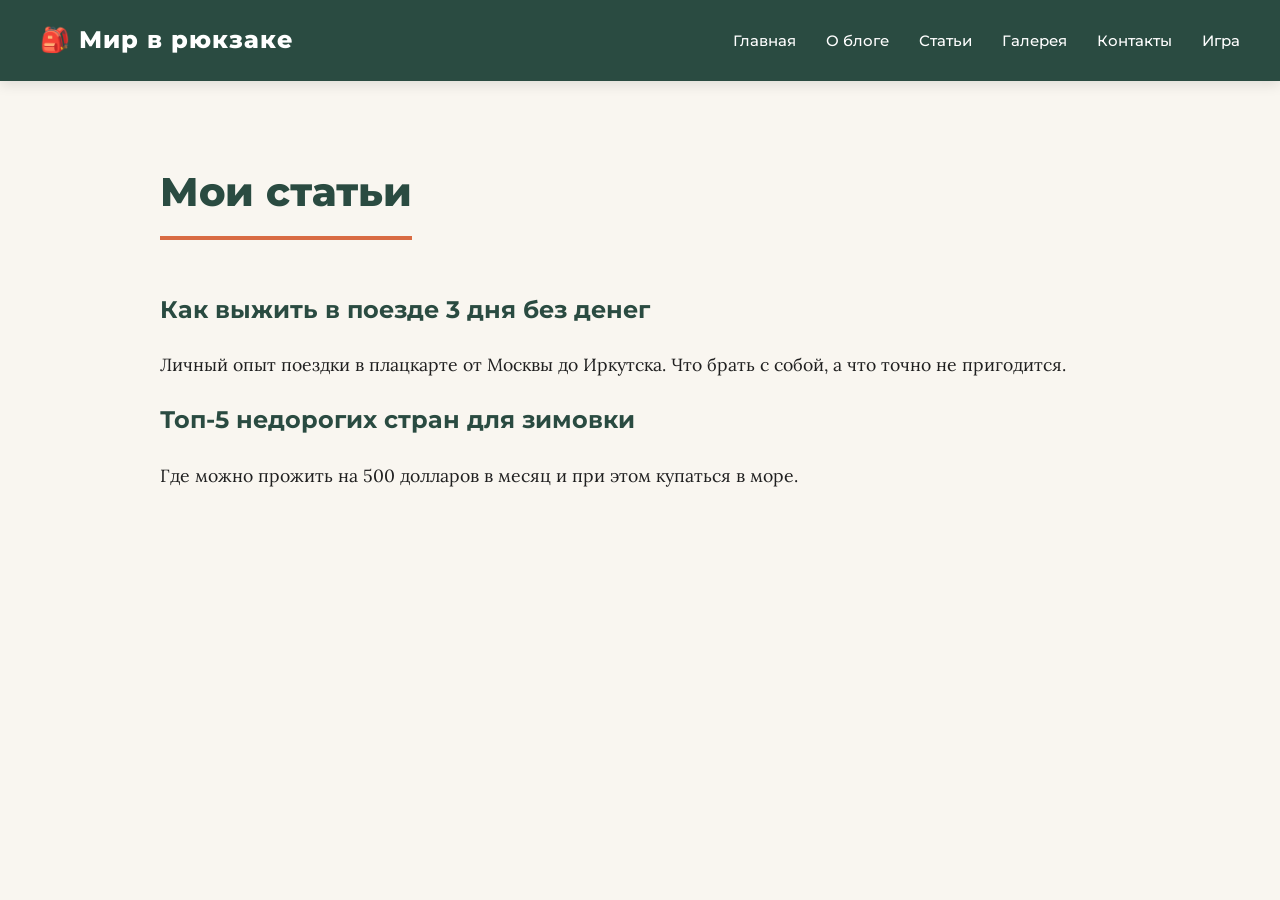
<file: html/articles.html>
<!DOCTYPE html>
<html lang="ru">
<head>
    <meta charset="UTF-8">
    <title>Мир в рюкзаке | Статьи</title>
    <link rel="stylesheet" href="../css/style.css">
</head>
<body>
    <!-- шапка с меню -->
    <header>
        <div class="logo">🎒 Мир в рюкзаке</div>
        <nav>
            <ul>
                <li><a href="index.html">Главная</a></li>
                <li><a href="about.html">О блоге</a></li>
                <li><a href="articles.html">Статьи</a></li>
                <li><a href="gallery.html">Галерея</a></li>
                <li><a href="contacts.html">Контакты</a></li>
                <li><a href="game.html">Игра</a></li>
            </ul>
        </nav>
    </header>

    <main>
        <h1>Мои статьи</h1>
        
        <article>
            <h2>Как выжить в поезде 3 дня без денег</h2>
            <p>Личный опыт поездки в плацкарте от Москвы до Иркутска. Что брать с собой, а что точно не пригодится.</p>
        </article>

        <article>
            <h2>Топ-5 недорогих стран для зимовки</h2>
            <p>Где можно прожить на 500 долларов в месяц и при этом купаться в море.</p>
        </article>
    </main>
</body>
</html>
</file>
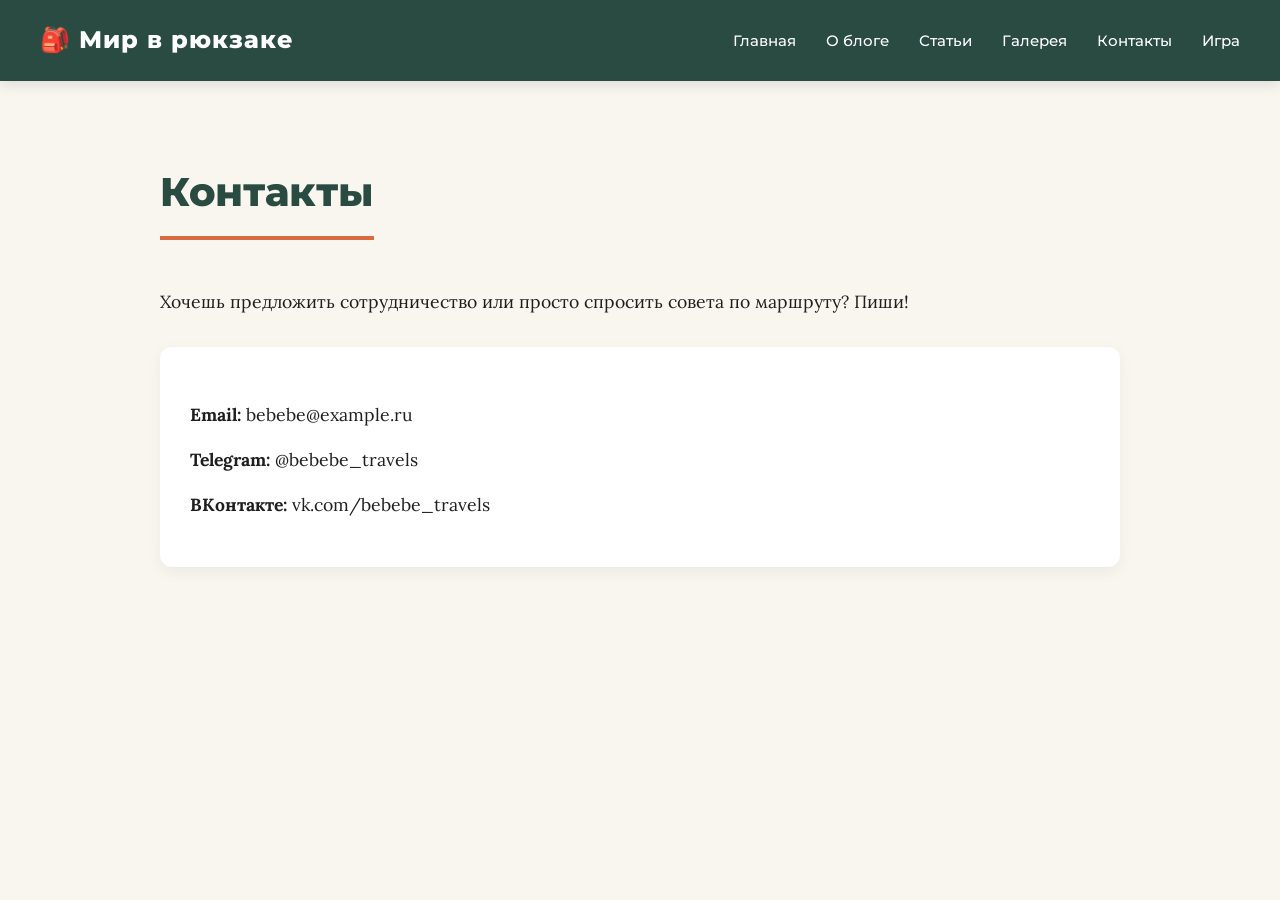
<file: html/contacts.html>
<!DOCTYPE html>
<html lang="ru">
<head>
    <meta charset="UTF-8">
    <meta name="viewport" content="width=device-width, initial-scale=1.0">
    <title>Мир в рюкзаке | Контакты</title>
    <link rel="stylesheet" href="../css/style.css">
</head>
<body>
    <header>
        <div class="logo">🎒 Мир в рюкзаке</div>
        <nav>
            <ul>
                <li><a href="index.html">Главная</a></li>
                <li><a href="about.html">О блоге</a></li>
                <li><a href="articles.html">Статьи</a></li>
                <li><a href="gallery.html">Галерея</a></li>
                <li><a href="contacts.html">Контакты</a></li>
                <li><a href="game.html">Игра</a></li>
            </ul>
        </nav>
    </header>

    <main>
        <h1>Контакты</h1>
        <p>Хочешь предложить сотрудничество или просто спросить совета по маршруту? Пиши!</p>
        
        <div class="card" style="margin-top: 30px;">
            <ul style="list-style-type: none; padding: 0; font-size: 1.1rem;">
                <li style="margin-bottom: 15px;"><strong>Email:</strong> bebebe@example.ru</li>
                <li style="margin-bottom: 15px;"><strong>Telegram:</strong> @bebebe_travels</li>
                <li><strong>ВКонтакте:</strong> vk.com/bebebe_travels</li>
            </ul>
        </div>
    </main>
</body>
</html>
</file>
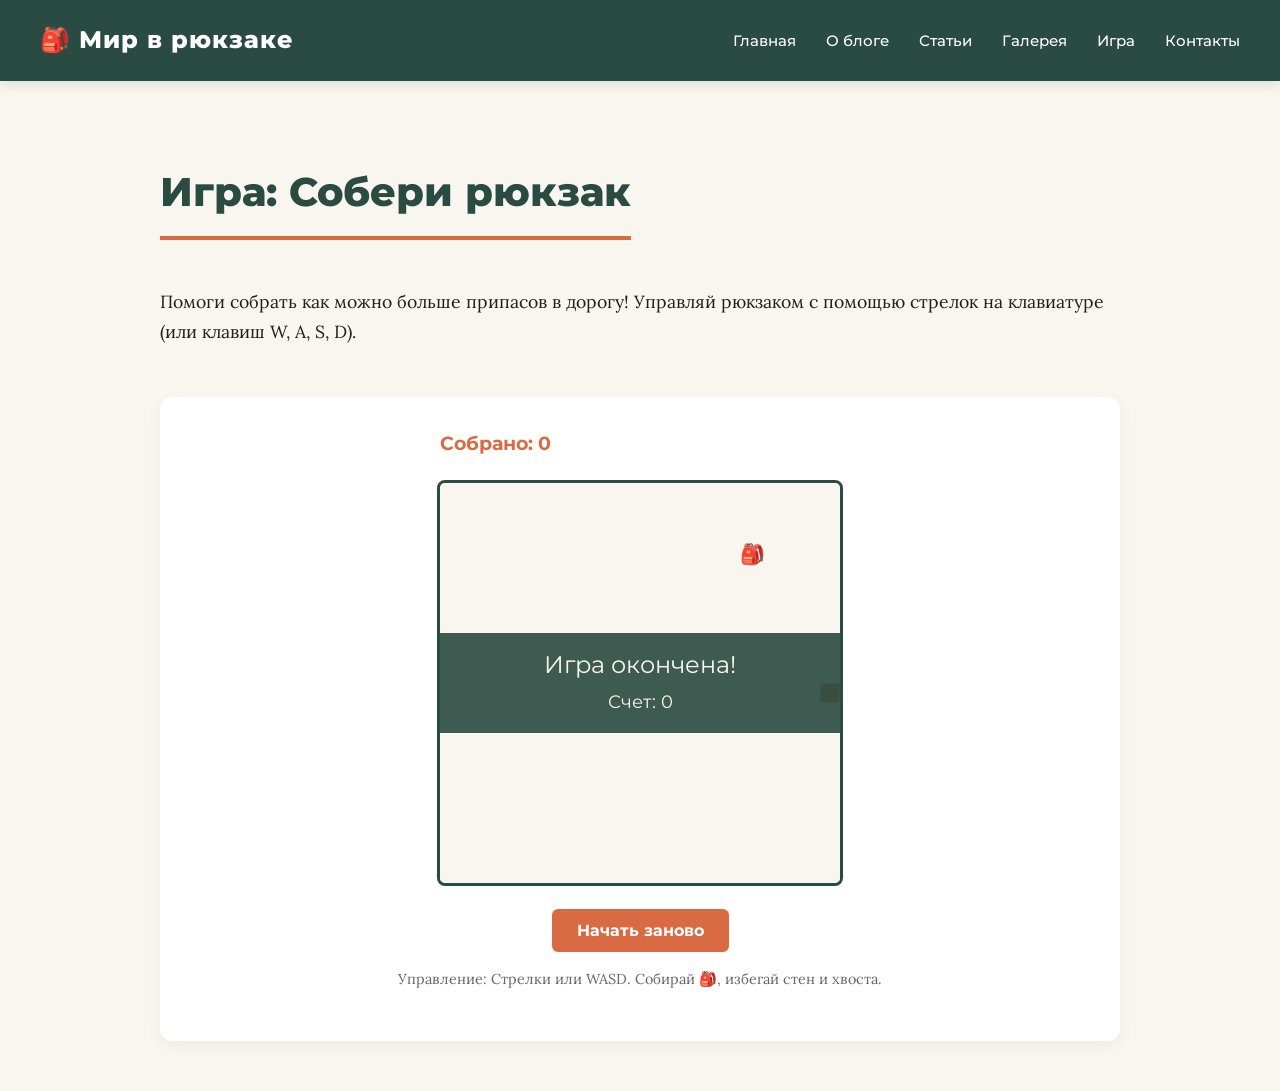
<file: html/game.html>
<!DOCTYPE html>
<html lang="ru">
<head>
    <meta charset="UTF-8">
    <meta name="viewport" content="width=device-width, initial-scale=1.0">
    <!-- Фавиконка, чтобы убрать ошибку 404 в консоли браузера -->
    <link rel="icon" href="data:image/svg+xml,<svg xmlns=%22http://www.w3.org/2000/svg%22 viewBox=%220 0 100 100%22><text y=%22.9em%22 font-size=%2290%22>🎒</text></svg>">
    <title>Мир в рюкзаке | Игра</title>
    <link rel="stylesheet" href="../css/style.css">
</head>
<body>
    <header>
        <div class="logo">🎒 Мир в рюкзаке</div>
        <nav>
            <ul>
                <li><a href="index.html">Главная</a></li>
                <li><a href="about.html">О блоге</a></li>
                <li><a href="articles.html">Статьи</a></li>
                <li><a href="gallery.html">Галерея</a></li>
                <li><a href="game.html">Игра</a></li> <!-- Новая ссылка -->
                <li><a href="contacts.html">Контакты</a></li>
            </ul>
        </nav>
    </header>

    <main>
        <h1>Игра: Собери рюкзак</h1>
        <p>Помоги собрать как можно больше припасов в дорогу! Управляй рюкзаком с помощью стрелок на клавиатуре (или клавиш W, A, S, D).</p>
        
        <!-- Игровой блок -->
        <div class="game-section">
            <div class="game-header">
                <div class="game-score">Собрано: <span id="score">0</span></div>
            </div>
            <canvas id="gameCanvas" width="400" height="400"></canvas>
            <br>
            <button class="game-btn" id="restartBtn">Начать заново</button>
            <p class="game-instructions">Управление: Стрелки или WASD. Собирай 🎒, избегай стен и хвоста.</p>
        </div>
    </main>

    <!-- Подключение скрипта игры -->
    <script src="../js/game.js"></script>
</body>
</html>
</file>
<file: css/style.css>
/* Подключение уникальных шрифтов */
@import url('https://fonts.googleapis.com/css2?family=Lora:ital,wght@0,400;0,600;1,400&family=Montserrat:wght@500;700;800&display=swap');

/* Цветовая палитра */
:root {
    --bg-color: #F9F6F0;
    --header-bg: #2A4B41;
    --accent: #D96B43;
    --text-dark: #1F1F1F;
    --text-light: #666666;
    --white: #FFFFFF;
}

* { box-sizing: border-box; }

body {
    font-family: 'Lora', serif;
    line-height: 1.7;
    margin: 0;
    padding: 0;
    background-color: var(--bg-color);
    color: var(--text-dark);
}

h1, h2, h3, .logo, nav a, button {
    font-family: 'Montserrat', sans-serif;
    color: var(--header-bg);
}

header {
    background-color: var(--header-bg);
    padding: 20px 40px;
    display: flex;
    justify-content: space-between;
    align-items: center;
    position: sticky;
    top: 0;
    z-index: 100;
    box-shadow: 0 4px 12px rgba(0,0,0,0.1);
}

.logo { font-size: 24px; font-weight: 800; color: var(--white); letter-spacing: 1px; }

nav ul { list-style: none; margin: 0; padding: 0; display: flex; gap: 30px; }

nav a {
    color: var(--white); text-decoration: none; font-weight: 500; font-size: 15px;
    transition: color 0.3s ease, transform 0.3s ease; display: inline-block;
}

nav a:hover { color: var(--accent); transform: translateY(-2px); }

main { max-width: 1000px; margin: 50px auto; padding: 0 20px; }

h1 {
    font-size: 2.5rem; font-weight: 800; border-bottom: 4px solid var(--accent);
    padding-bottom: 10px; margin-bottom: 30px; display: inline-block;
}

p { font-size: 1.1rem; color: var(--text-dark); margin-bottom: 20px; }

img {
    max-width: 100%; height: auto; border-radius: 12px;
    box-shadow: 0 8px 20px rgba(0,0,0,0.08); transition: transform 0.4s ease, box-shadow 0.4s ease;
}

img:hover { transform: scale(1.02); box-shadow: 0 12px 25px rgba(0,0,0,0.15); }

/* --- СЛАЙДЕР --- */
.slider-container {
    position: relative; max-width: 100%; margin: 40px 0;
    border-radius: 12px; overflow: hidden; box-shadow: 0 10px 30px rgba(0,0,0,0.15);
}

.slider-wrapper { display: flex; transition: transform 0.5s ease-in-out; }
.slider-wrapper img { width: 100%; flex-shrink: 0; object-fit: cover; border-radius: 0; box-shadow: none; }
.slider-wrapper img:hover { transform: none; box-shadow: none; }

.slider-btn {
    position: absolute; top: 50%; transform: translateY(-50%);
    background: rgba(42, 75, 65, 0.8); color: white; border: none;
    padding: 12px 18px; cursor: pointer; font-size: 18px; border-radius: 50%; transition: background 0.3s ease;
}
.slider-btn:hover { background: var(--accent); }
.prev-btn { left: 15px; }
.next-btn { right: 15px; }

/* --- КАРТОЧКИ --- */
.articles-grid { display: grid; grid-template-columns: repeat(auto-fit, minmax(300px, 1fr)); gap: 30px; margin-top: 30px; }

.card {
    background: var(--white); border-radius: 12px; padding: 30px;
    box-shadow: 0 5px 15px rgba(0,0,0,0.05); transition: transform 0.3s ease, box-shadow 0.3s ease;
    border-top: 5px solid transparent;
}

.card:hover {
    transform: translateY(-8px); box-shadow: 0 15px 30px rgba(42, 75, 65, 0.15);
    border-top: 5px solid var(--accent);
}

.card h2 { margin-top: 0; font-size: 1.4rem; }
.card p { color: var(--text-light); font-size: 1rem; }

/* Сетка галереи */
.gallery-grid { display: grid; grid-template-columns: repeat(auto-fit, minmax(250px, 1fr)); gap: 20px; }
.gallery-grid img { width: 100%; height: 250px; object-fit: cover; }

footer {
    text-align: center; padding: 30px; background-color: var(--header-bg);
    color: var(--white); margin-top: 60px; font-family: 'Montserrat', sans-serif; font-size: 14px;
}

/* --- СТИЛИ ДЛЯ ИГРЫ (ЗМЕЙКА) --- */
.game-section {
    margin-top: 50px;
    padding: 30px;
    background: var(--white);
    border-radius: 12px;
    box-shadow: 0 5px 15px rgba(0,0,0,0.05);
    text-align: center;
}

.game-header {
    display: flex;
    justify-content: space-between;
    align-items: center;
    max-width: 400px;
    margin: 0 auto 20px auto;
}

.game-score {
    font-family: 'Montserrat', sans-serif;
    font-weight: 700;
    font-size: 1.2rem;
    color: var(--accent);
}

#gameCanvas {
    background-color: var(--bg-color);
    border: 3px solid var(--header-bg);
    border-radius: 8px;
    box-shadow: inset 0 0 10px rgba(0,0,0,0.1);
    max-width: 100%;
}

.game-btn {
    background-color: var(--accent);
    color: var(--white);
    border: none;
    padding: 12px 25px;
    font-size: 1rem;
    font-weight: 700;
    border-radius: 6px;
    cursor: pointer;
    transition: background 0.3s ease, transform 0.2s ease;
    margin-top: 15px;
}

.game-btn:hover {
    background-color: #b54a2b; /* Чуть темнее акцента */
    transform: scale(1.05);
}

.game-instructions {
    font-size: 0.9rem;
    color: var(--text-light);
    margin-top: 15px;
}
</file>
